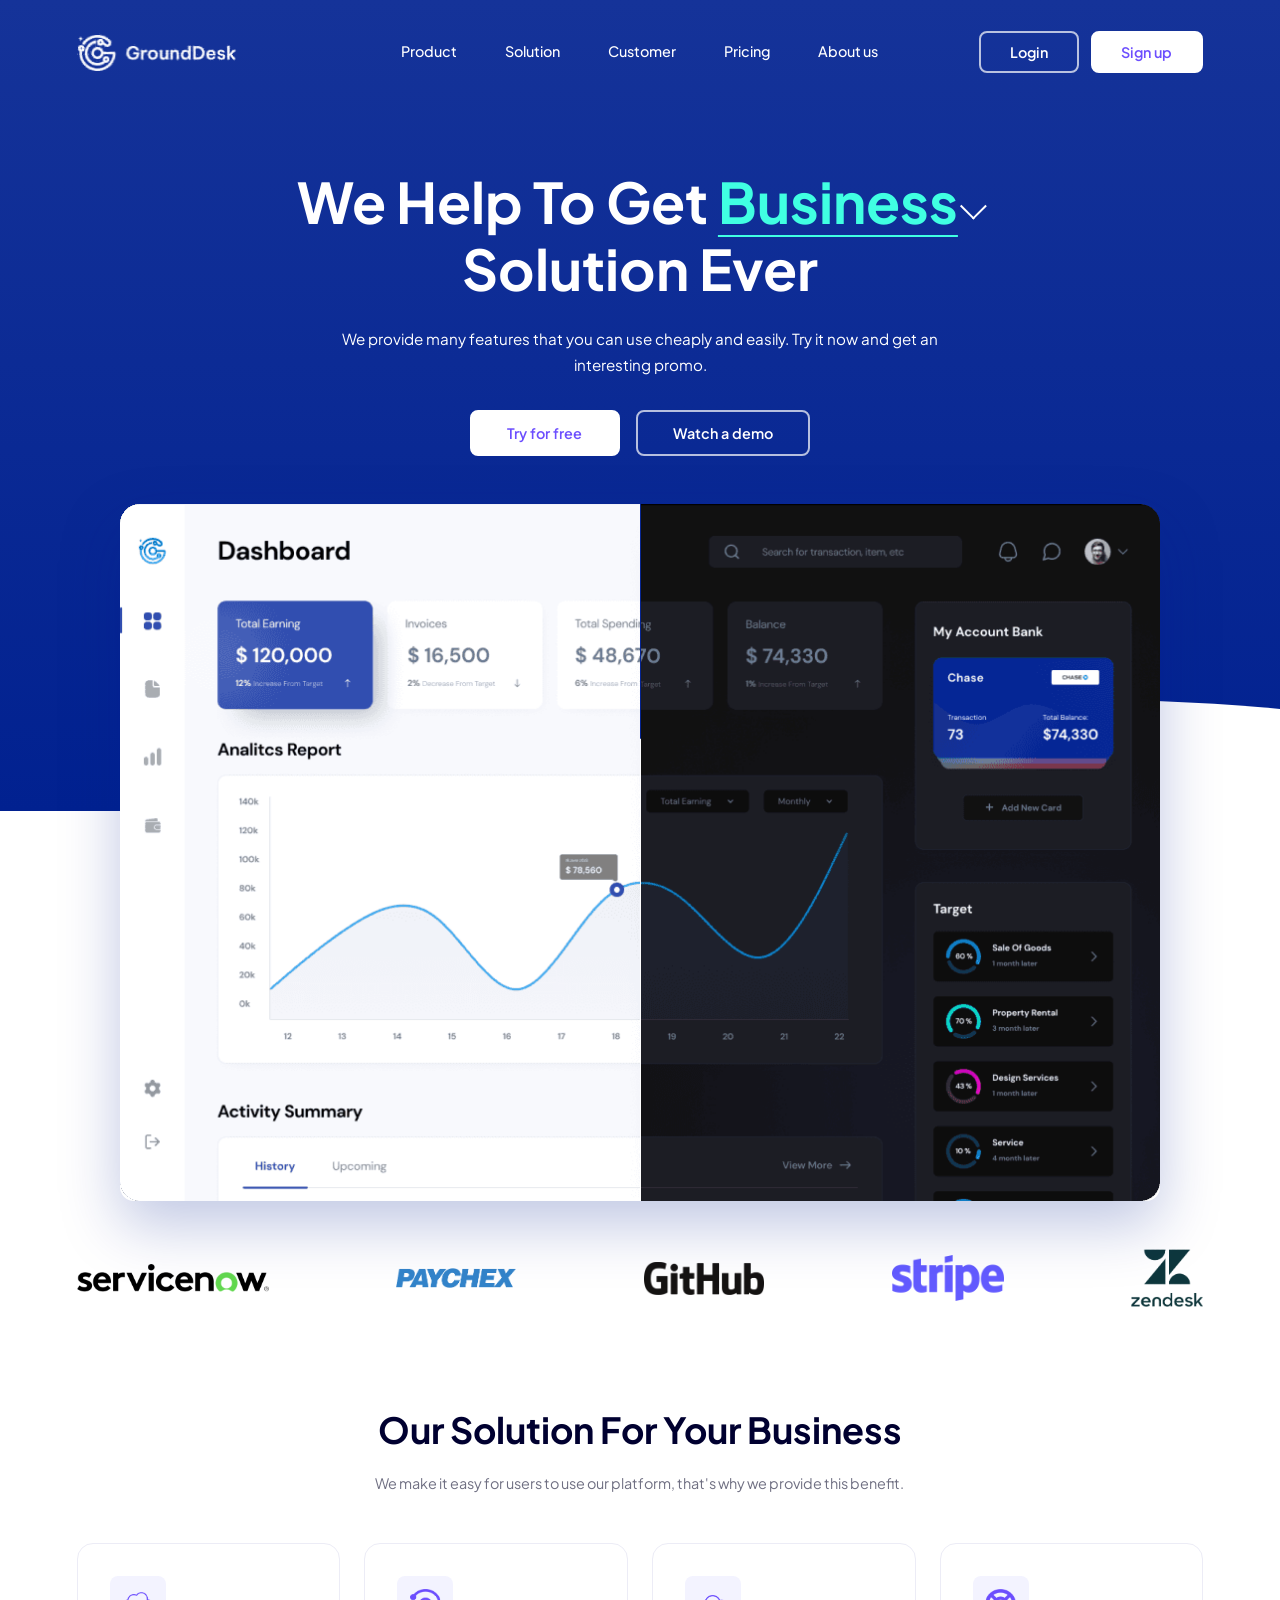
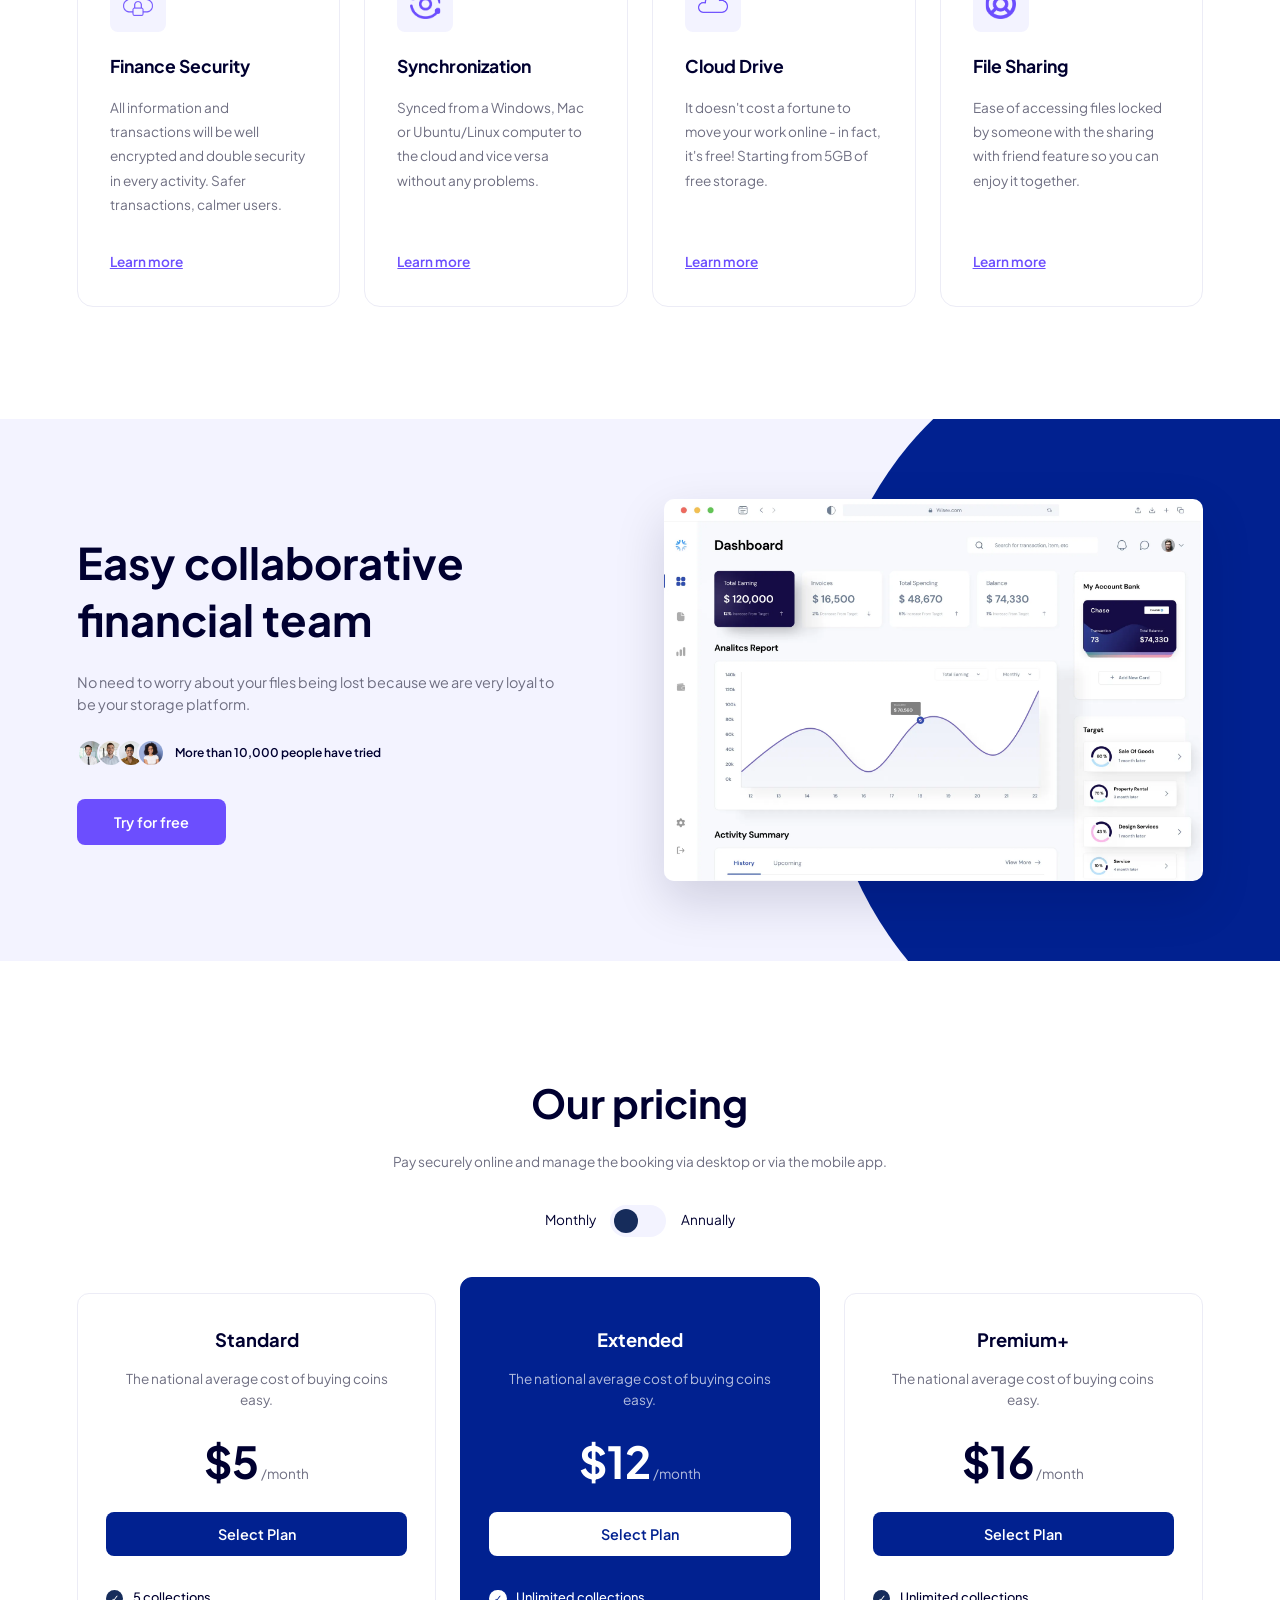
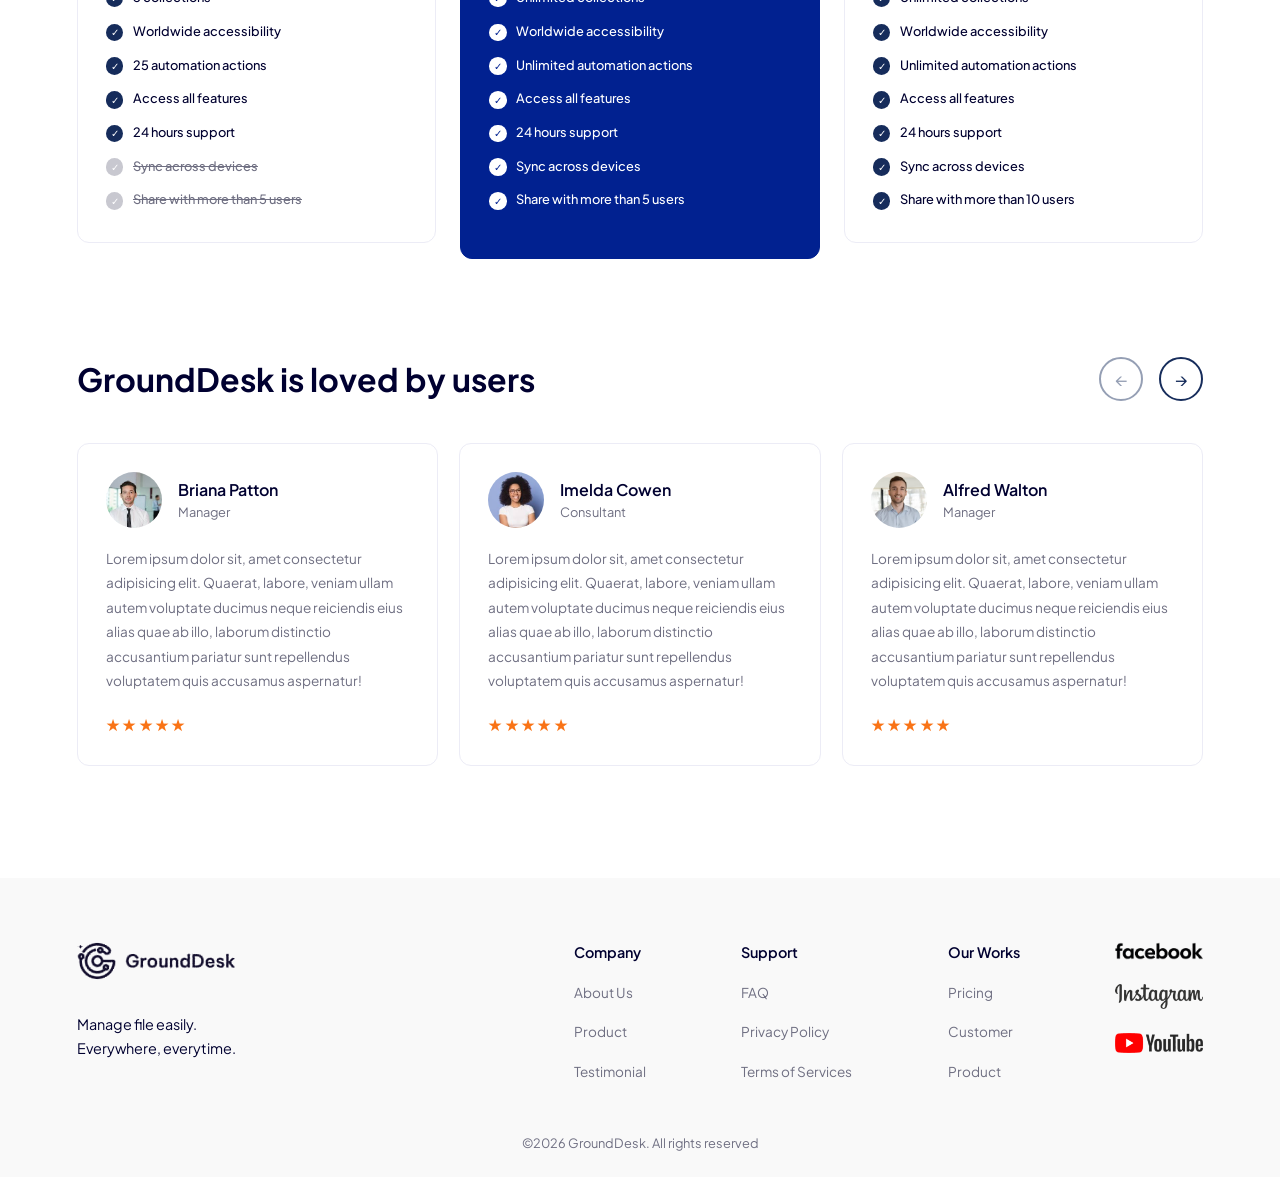
<file: GroundDesk/index.html>
<!DOCTYPE html>
<html lang="en">
<head>
    <meta charset="UTF-8">
    <meta name="viewport" content="width=device-width, initial-scale=1.0">
    <title>GroundDesk</title>
    <link rel="preconnect" href="https://fonts.googleapis.com">
    <link rel="preconnect" href="https://fonts.gstatic.com" crossorigin>
    <link href="https://fonts.googleapis.com/css2?family=Plus+Jakarta+Sans:wght@400;500;600;700&display=swap" rel="stylesheet">
    <link rel="stylesheet" href="./styles/index.css">
</head>
<body>

    <header id="header">
        <nav aria-label="Main" class="header-navbar">
            <a href="#header">
                <img src="./assets/grounddesk-white-1.png" alt="GroundDesk" class="logo">
            </a>

            <button
                aria-label="Open menu"
                aria-expanded="false"
                aria-controls="nav-menu"
                type="button"
                class="menu-toggle"
            >
                <span></span>
                <span></span>
                <span></span>
            </button>

            <div id="nav-menu">
                <ul class="nav-links">
                    <li><a href="#">Product</a></li>
                    <li><a href="#">Solution</a></li>
                    <li><a href="#">Customer</a></li>
                    <li><a href="#pricing">Pricing</a></li>
                    <li><a href="#">About us</a></li>
                </ul>

                <div class="logins">
                    <button type="button" class="btn btn-outline">Login</button>
                    <button type="button" class="btn btn-light">Sign up</button>
                </div>
            </div>
        </nav>
    </header>

    <main>
        <section class="hero-section">
            <div class="hero-blue">
                <div class="hero-title">
                    <h1>We Help To Get <span class="business">Business</span> Solution Ever</h1>
                    <p>We provide many features that you can use cheaply and easily. Try it now and get an interesting promo.</p>

                    <div class="hero-buttons">
                        <button type="button" class="btn btn-light">Try for free</button>
                        <button type="button" class="btn btn-outline">Watch a demo</button>
                    </div>
                </div>
            </div>

            <div class="container">
                <img class="hero-image" src="./assets/dashboard-split-trimmed.png" alt="GroundDesk dashboard shown in light and dark mode">

                <div class="brands">
                    <img src="./assets/servicenow-1.png" alt="ServiceNow" class="brand-servicenow">
                    <img src="./assets/paychex-1.png" alt="Paychex" class="brand-paychex">
                    <img src="./assets/github-1.png" alt="GitHub" class="brand-github">
                    <img src="./assets/stripe-1.png" alt="Stripe" class="brand-stripe">
                    <img src="./assets/zendesk-1.png" alt="Zendesk" class="brand-zendesk">
                </div>
            </div>
        </section>

        <section class="solution-section container">
            <div class="solution-title">
                <h2>Our Solution For Your Business</h2>
                <p>We make it easy for users to use our platform, that's why we provide this benefit.</p>
            </div>

            <div class="solution-grid">
                <div class="solution-slides">
                    <img src="./assets/cloud-lock-1.png" alt="">
                    <div>
                        <h3>Finance Security</h3>
                        <p>All information and transactions will be well encrypted and double security in every activity. Safer transactions, calmer users.</p>
                    </div>
                    <a href="#" class="learn">Learn more</a>
                </div>
                <div class="solution-slides">
                    <img src="./assets/orbit-1.png" alt="">
                    <div>
                        <h3>Synchronization</h3>
                        <p>Synced from a Windows, Mac or Ubuntu/Linux computer to the cloud and vice versa without any problems.</p>
                    </div>
                    <a href="#" class="learn">Learn more</a>
                </div>
                <div class="solution-slides">
                    <img src="./assets/cloud-outline-1.png" alt="">
                    <div>
                        <h3>Cloud Drive</h3>
                        <p>It doesn't cost a fortune to move your work online - in fact, it's free! Starting from 5GB of free storage.</p>
                    </div>
                    <a href="#" class="learn">Learn more</a>
                </div>
                <div class="solution-slides">
                    <img src="./assets/ring-1.png" alt="">
                    <div>
                        <h3>File Sharing</h3>
                        <p>Ease of accessing files locked by someone with the sharing with friend feature so you can enjoy it together.</p>
                    </div>
                    <a href="#" class="learn">Learn more</a>
                </div>
            </div>
        </section>

        <section class="collab-section">
            <div class="container collab-inner">
                <div class="collab-text">
                    <div class="collab">
                        <h2>Easy collaborative financial team</h2>
                        <p>No need to worry about your files being lost because we are very loyal to be your storage platform.</p>
                    </div>
                    <div class="trusted-profile">
                        <div class="profiles">
                            <img src="./assets/images2.jpeg" alt="">
                            <img src="./assets/images1.jpeg" alt="">
                            <img src="./assets/images4.jpeg" alt="">
                            <img src="./assets/images5.jpeg" alt="">
                        </div>

                        <p>More than 10,000 people have tried</p>
                    </div>

                    <button type="button" class="btn btn-primary">Try for free</button>
                </div>

                <img class="collab-image" src="./assets/dashboard-light.png" alt="GroundDesk dashboard in light mode">
            </div>
        </section>

        <section class="plans-section container" id="pricing">
            <div class="price-intro">
                <h2>Our pricing</h2>
                <p>Pay securely online and manage the booking via desktop or via the mobile app.</p>

                <div class="billing">
                    <span>Monthly</span>
                    <button type="button" class="toggle js-billing-toggle" role="switch" aria-checked="false" aria-label="Bill annually">
                        <span class="toggled"></span>
                    </button>
                    <span>Annually</span>
                </div>
            </div>

            <div class="price-tags js-price-tags"></div>
        </section>

        <section class="testimonial-section container" id="testimonial">
            <div class="testimonial-title-buttons">
                <h2>GroundDesk is loved by users</h2>
                <div class="arrow-buttons">
                    <button type="button" aria-label="Previous" disabled>&larr;</button>
                    <button type="button" aria-label="Next">&rarr;</button>
                </div>
            </div>

            <div class="testimonial-grid">
                <div class="testimonial-container">
                    <div class="testimonial-profile">
                        <img src="./assets/images2.jpeg" alt="">
                        <div class="testimonial-profile-data">
                            <p class="testimonial-name">Briana Patton</p>
                            <p class="testimonial-position">Manager</p>
                        </div>
                    </div>
                    <p class="testimonial-description">Lorem ipsum dolor sit, amet consectetur adipisicing elit. Quaerat, labore, veniam ullam autem voluptate ducimus neque reiciendis eius alias quae ab illo, laborum distinctio accusantium pariatur sunt repellendus voluptatem quis accusamus aspernatur!</p>
                    <p class="stars" role="img" aria-label="5 out of 5 stars">★★★★★</p>
                </div>

                <div class="testimonial-container">
                    <div class="testimonial-profile">
                        <img src="./assets/images5.jpeg" alt="">
                        <div class="testimonial-profile-data">
                            <p class="testimonial-name">Imelda Cowen</p>
                            <p class="testimonial-position">Consultant</p>
                        </div>
                    </div>
                    <p class="testimonial-description">Lorem ipsum dolor sit, amet consectetur adipisicing elit. Quaerat, labore, veniam ullam autem voluptate ducimus neque reiciendis eius alias quae ab illo, laborum distinctio accusantium pariatur sunt repellendus voluptatem quis accusamus aspernatur!</p>
                    <p class="stars" role="img" aria-label="5 out of 5 stars">★★★★★</p>
                </div>

                <div class="testimonial-container">
                    <div class="testimonial-profile">
                        <img src="./assets/images1.jpeg" alt="">
                        <div class="testimonial-profile-data">
                            <p class="testimonial-name">Alfred Walton</p>
                            <p class="testimonial-position">Manager</p>
                        </div>
                    </div>
                    <p class="testimonial-description">Lorem ipsum dolor sit, amet consectetur adipisicing elit. Quaerat, labore, veniam ullam autem voluptate ducimus neque reiciendis eius alias quae ab illo, laborum distinctio accusantium pariatur sunt repellendus voluptatem quis accusamus aspernatur!</p>
                    <p class="stars" role="img" aria-label="5 out of 5 stars">★★★★★</p>
                </div>
            </div>
        </section>
    </main>

    <footer>
        <div class="footer-section container">
            <div class="footer-brand">
                <img src="./assets/grounddesk-dark-1.png" alt="GroundDesk">
                <div>
                    <p>Manage file easily.</p>
                    <p>Everywhere, everytime.</p>
                </div>
            </div>
            <div class="others-navs">
                <div class="other-nav-title">
                    <p>Company</p>
                    <ul>
                        <li><a href="#">About Us</a></li>
                        <li><a href="#">Product</a></li>
                        <li><a href="#testimonial">Testimonial</a></li>
                    </ul>
                </div>

                <div class="other-nav-title">
                    <p>Support</p>
                    <ul>
                        <li><a href="#">FAQ</a></li>
                        <li><a href="#">Privacy Policy</a></li>
                        <li><a href="#">Terms of Services</a></li>
                    </ul>
                </div>

                <div class="other-nav-title">
                    <p>Our Works</p>
                    <ul>
                        <li><a href="#pricing">Pricing</a></li>
                        <li><a href="#">Customer</a></li>
                        <li><a href="#">Product</a></li>
                    </ul>
                </div>

                <div class="socials-div">
                    <a href="#">
                        <img src="./assets/facebook-1.png" alt="Facebook" class="social-icons">
                    </a>
                    <a href="#">
                        <img src="./assets/instagram-1.png" alt="Instagram" class="social-icons">
                    </a>
                    <a href="#">
                        <img src="./assets/youtube-1.png" alt="YouTube" class="social-icons">
                    </a>
                </div>
            </div>
        </div>
        <p class="copyright">&copy;2026 GroundDesk. All rights reserved</p>
    </footer>

    <script src="./scripts/index.js" defer></script>
    <script src="./scripts/price.js" defer></script>
</body>
</html>
</file>
<file: GroundDesk/styles/index.css>
:root {
    --content-width: min(88%, 1200px);
    --radius: 8px;

    --blue: #012190;
    --indigo: #6c4efe;
    --navy: #162c5b;
    --ink: #000030;
    --muted: #6f6f82;
    --lavender: #f3f3ff;
    --border: #ececf6;
    --star: #f97316;

    --header-height: 6.5rem;
    --overlap: clamp(7rem, 24vw, 20rem);
}

* {
    padding: 0;
    margin: 0;
    box-sizing: border-box;
}

@media (prefers-reduced-motion: no-preference) {
    html {
        scroll-behavior: smooth;
    }
}

body {
    font-family: "Plus Jakarta Sans", Arial, Helvetica, sans-serif;
    line-height: 1.5;
    color: var(--ink);
}

:focus-visible {
    outline: 2px solid var(--indigo);
    outline-offset: 2px;
}

img {
    display: block;
    max-width: 100%;
}

a {
    text-decoration: none;
    color: inherit;
}

button {
    font-family: inherit;
    cursor: pointer;
}

/* Full-width sections get a background; .container keeps the content centred */
.container {
    width: var(--content-width);
    margin-inline: auto;
}

/* ---------- Buttons ---------- */
.btn {
    padding: 0.75rem 2.2rem;
    border-radius: var(--radius);
    border: 2px solid transparent;
    font-size: 0.9rem;
    font-weight: 600;
    transition: opacity 0.2s;
}

.btn:hover {
    opacity: 0.88;
}

.btn-light {
    background-color: white;
    color: var(--indigo);
    border-color: white;
}

.btn-outline {
    background-color: transparent;
    color: white;
    border-color: rgba(255, 255, 255, 0.7);
}

.btn-primary {
    background-color: var(--indigo);
    color: white;
}

.btn-blue {
    background-color: var(--blue);
    color: white;
}

/* ---------- Header ---------- */
header {
    position: absolute;
    inset: 0 0 auto 0;
    z-index: 10;
}

header :focus-visible {
    outline-color: white;
}

.header-navbar {
    display: grid;
    grid-template-columns: 1fr auto 1fr;
    align-items: center;
    width: var(--content-width);
    margin-inline: auto;
    color: white;
    height: var(--header-height);
}

.logo {
    width: 160px;
}

.menu-toggle {
    display: none;
}

/* On desktop the wrapper doesn't create a box: its children sit directly in the nav grid */
#nav-menu {
    display: contents;
}

.nav-links {
    display: flex;
    list-style-type: none;
    gap: 3rem;
    font-size: 0.9rem;
    font-weight: 500;
}

.nav-links a:hover {
    opacity: 0.8;
}

.logins {
    display: flex;
    justify-content: flex-end;
    gap: 0.75rem;
}

.logins .btn {
    padding: 0.6rem 1.8rem;
}

/* ---------- Hero ---------- */
.hero-blue {
    position: relative;
    overflow: hidden;
    background: linear-gradient(180deg, #153399 0%, #012190 100%);
    color: white;
    padding-top: calc(var(--header-height) + 4rem);
    padding-bottom: calc(var(--overlap) + 3rem);
}

/* White ellipse that makes the sweeping curve on the right */
.hero-blue::after {
    content: "";
    position: absolute;
    bottom: -7rem;
    right: -25%;
    width: 85%;
    height: 14rem;
    border-radius: 50%;
    background: white;
}

.hero-title {
    position: relative;
    z-index: 1;
    text-align: center;
    max-width: 46rem;
    margin-inline: auto;
    padding-inline: 1rem;
}

.hero-title h1 {
    line-height: 1.2;
    font-size: clamp(2.25rem, 5vw, 3.5rem);
    margin-bottom: 1.5rem;
}

.business {
    color: #40ffe2;
    text-decoration: underline;
    text-decoration-thickness: 2px;
    text-underline-offset: 0.2em;
}

.business::after {
    content: "";
    display: inline-block;
    width: 0.3em;
    height: 0.3em;
    margin-left: 0.4rem;
    border-right: 2px solid white;
    border-bottom: 2px solid white;
    transform: translateY(-0.15em) rotate(45deg);
}

.hero-title p {
    font-size: 0.95rem;
    max-width: 38rem;
    margin-inline: auto;
    line-height: 1.7;
}

.hero-buttons {
    display: flex;
    justify-content: center;
    flex-wrap: wrap;
    gap: 1rem;
    margin-top: 2rem;
}

.hero-image {
    position: relative;
    z-index: 2;
    width: min(100%, 1040px);
    margin-inline: auto;
    margin-top: calc(-1 * var(--overlap));
    border-radius: 14px;
    box-shadow: 0 24px 60px rgba(1, 33, 144, 0.25);
}

.brands {
    display: flex;
    justify-content: space-between;
    align-items: center;
    flex-wrap: wrap;
    gap: 2rem 3rem;
    margin-block: 3rem 6rem;
}

.brands img {
    height: auto;
}

.brand-servicenow { width: 12rem; }
.brand-paychex { width: 7.5rem; }
.brand-github { width: 7.5rem; }
.brand-stripe { width: 7rem; }
.brand-zendesk { width: 4.5rem; }

/* ---------- Solution ---------- */
.solution-title {
    text-align: center;
    margin-bottom: 3rem;
}

.solution-title h2 {
    font-size: clamp(1.75rem, 3vw, 2.25rem);
    margin-bottom: 1rem;
}

.solution-title p {
    font-size: 0.9rem;
    color: var(--muted);
}

.solution-grid {
    display: grid;
    grid-template-columns: repeat(auto-fit, minmax(240px, 1fr));
    gap: 1.5rem;
}

.solution-slides {
    display: flex;
    flex-direction: column;
    background-color: white;
    border: 1px solid var(--border);
    border-radius: 16px;
    padding: 2rem;
    line-height: 1.8;
}

.solution-slides img {
    background-color: var(--lavender);
    border-radius: var(--radius);
    padding: 0.8rem;
    width: 3.5rem;
    height: 3.5rem;
    object-fit: contain;
    margin-bottom: 1.2rem;
}

.solution-slides h3 {
    font-size: 1.1rem;
    margin-bottom: 0.8rem;
}

.solution-slides p {
    font-size: 0.85rem;
    color: var(--muted);
    margin-bottom: 2rem;
}

.learn {
    font-size: 0.85rem;
    font-weight: 600;
    color: var(--indigo);
    text-decoration: underline;
    margin-top: auto;
    align-self: flex-start;
}

/* ---------- Collaboration ---------- */
.collab-section {
    position: relative;
    overflow: hidden;
    background-color: var(--lavender);
    margin-block: 7rem;
    padding-block: 5rem;
}

/* Big blue circle behind the right side of the image */
.collab-section::before {
    content: "";
    position: absolute;
    top: -15%;
    right: -12%;
    width: 48%;
    height: 135%;
    border-radius: 50%;
    background-color: var(--blue);
}

.collab-inner {
    position: relative;
    display: grid;
    grid-template-columns: repeat(2, 1fr);
    align-items: center;
    gap: 3rem;
}

.collab-text {
    display: flex;
    flex-direction: column;
    align-items: flex-start;
    justify-content: center;
}

.collab h2 {
    font-size: clamp(2rem, 3.4vw, 2.75rem);
    line-height: 1.3;
    max-width: 20ch;
}

.collab p {
    font-size: 0.9rem;
    color: var(--muted);
    max-width: 45ch;
    margin-block: 1.5rem;
}

.trusted-profile {
    display: flex;
    align-items: center;
    gap: 10px;
    margin-bottom: 2rem;
}

.profiles {
    display: flex;
}

.profiles img {
    width: 28px;
    height: 28px;
    border-radius: 50%;
    object-fit: cover;
    border: 2px solid var(--lavender);
}

.profiles img + img {
    margin-left: -8px;
}

.trusted-profile p {
    font-size: 0.75rem;
    font-weight: 600;
    color: var(--ink);
}

.collab-image {
    width: 100%;
    border-radius: 10px;
    box-shadow: 0 20px 50px rgba(0, 0, 48, 0.15);
}

/* ---------- Pricing ---------- */
.price-intro {
    display: flex;
    flex-direction: column;
    align-items: center;
    text-align: center;
}

.price-intro h2 {
    font-size: clamp(2rem, 3.4vw, 2.5rem);
}

.price-intro p {
    margin-block: 1.2rem 2rem;
    font-size: 0.85rem;
    color: var(--muted);
}

.billing {
    display: flex;
    align-items: center;
    gap: 0.9rem;
    font-size: 0.85rem;
}

.toggle {
    display: flex;
    width: 3.5rem;
    height: 2rem;
    padding: 4px;
    background-color: var(--lavender);
    border: none;
    border-radius: 999px;
}

.toggle[aria-checked="true"] {
    justify-content: flex-end;
}

.toggled {
    width: 1.5rem;
    aspect-ratio: 1;
    background-color: var(--navy);
    border-radius: 50%;
}

.price-tags {
    display: grid;
    grid-template-columns: repeat(3, 1fr);
    align-items: center;
    gap: 1.5rem;
    margin-block: 2.5rem 6rem;
}

.price-tag-box {
    background-color: white;
    border: 1px solid var(--border);
    border-radius: 12px;
    padding: 2rem 1.75rem;
}

.price-offer {
    text-align: center;
}

.price-title {
    font-size: 1.15rem;
    font-weight: 700;
    margin-bottom: 1rem;
}

.national {
    font-size: 0.85rem;
    color: var(--muted);
    max-width: 28ch;
    margin-inline: auto;
}

.price {
    font-size: 2.75rem;
    font-weight: 700;
    line-height: 1;
    margin-block: 1.8rem;
}

.month {
    font-size: 0.85rem;
    font-weight: 400;
    color: var(--muted);
    margin-left: 2px;
}

.select-button {
    width: 100%;
    margin-bottom: 2rem;
    padding-block: 0.7rem;
}

.features {
    display: flex;
    flex-direction: column;
    row-gap: 0.9rem;
    list-style-type: none;
}

.features li {
    font-size: 0.8rem;
    font-weight: 500;
}

.features li::before {
    content: "✓";
    display: inline-grid;
    place-items: center;
    width: 1.1rem;
    aspect-ratio: 1;
    margin-right: 0.6rem;
    border-radius: 50%;
    background-color: var(--navy);
    color: white;
    font-size: 0.6rem;
    vertical-align: middle;
}

.features .unavailable {
    text-decoration: line-through;
    color: var(--muted);
}

.features .unavailable::before {
    background-color: #c8c8d0;
}

/* Middle card: blue and taller than its neighbours */
.featured {
    background-color: var(--blue);
    border-color: var(--blue);
    color: white;
    padding-block: 3rem;
}

.featured .national,
.featured .month {
    color: rgba(255, 255, 255, 0.7);
}

.featured .btn-light {
    color: var(--blue);
}

.featured .features li::before {
    background-color: white;
    color: var(--blue);
}

/* ---------- Testimonials ---------- */
.testimonial-title-buttons {
    display: flex;
    align-items: center;
    justify-content: space-between;
    gap: 1rem;
    margin-bottom: 2.5rem;
}

.testimonial-title-buttons h2 {
    font-size: clamp(1.5rem, 2.6vw, 2rem);
}

.arrow-buttons {
    display: flex;
    gap: 1rem;
}

.arrow-buttons button {
    display: grid;
    place-items: center;
    width: 2.75rem;
    aspect-ratio: 1;
    font-size: 1.1rem;
    color: var(--navy);
    border: 2px solid var(--navy);
    background-color: white;
    border-radius: 50%;
}

.arrow-buttons button:disabled {
    opacity: 0.45;
    cursor: default;
}

.testimonial-grid {
    display: grid;
    grid-template-columns: repeat(3, 1fr);
    gap: 1.3rem;
}

.testimonial-container {
    display: flex;
    flex-direction: column;
    padding: 1.75rem;
    background-color: white;
    border: 1px solid var(--border);
    border-radius: 12px;
    gap: 1.2rem;
}

.testimonial-profile {
    display: flex;
    align-items: center;
    gap: 1rem;
}

.testimonial-profile img {
    width: 56px;
    height: 56px;
    object-fit: cover;
    border-radius: 50%;
}

.testimonial-profile-data {
    line-height: 1.6;
}

.testimonial-name {
    font-weight: 600;
    font-size: 1rem;
}

.testimonial-position {
    color: var(--muted);
    font-size: 0.8rem;
}

.testimonial-description {
    line-height: 1.8;
    font-size: 0.85rem;
    color: var(--muted);
}

.stars {
    margin-top: auto;
    color: var(--star);
    letter-spacing: 0.15em;
}

/* ---------- Footer ---------- */
footer {
    background-color: #f9f9f9;
    margin-top: 7rem;
}

.footer-section {
    display: grid;
    grid-template-columns: 1fr 1.4fr;
    gap: 3rem;
    padding-top: 4rem;
}

.footer-brand {
    display: flex;
    flex-direction: column;
    align-items: flex-start;
    row-gap: 2rem;
}

.footer-brand div {
    font-size: 0.9rem;
    line-height: 1.7;
}

.others-navs {
    display: flex;
    justify-content: space-between;
    flex-wrap: wrap;
    gap: 2rem;
}

.other-nav-title p {
    font-size: 0.9rem;
    font-weight: 600;
    margin-bottom: 1.2rem;
}

.other-nav-title ul {
    list-style-type: none;
}

.other-nav-title li {
    font-size: 0.85rem;
    margin-bottom: 1.2rem;
    color: var(--muted);
}

.other-nav-title a:hover {
    color: var(--ink);
}

.socials-div {
    display: flex;
    flex-direction: column;
    row-gap: 1.5rem;
}

.social-icons {
    width: 5.5rem;
}

.copyright {
    text-align: center;
    padding-block: 2rem 1.5rem;
    color: var(--muted);
    font-size: 0.8rem;
}

/* ---------- Tablet ---------- */
@media (max-width: 900px) {
    .header-navbar {
        grid-template-columns: 1fr auto;
    }

    .menu-toggle {
        display: flex;
        flex-direction: column;
        justify-content: center;
        gap: 5px;
        width: 2.75rem;
        height: 2.75rem;
        padding: 0 0.6rem;
        background: transparent;
        border: 2px solid rgba(255, 255, 255, 0.7);
        border-radius: var(--radius);
    }

    .menu-toggle span {
        display: block;
        height: 2px;
        background-color: white;
        border-radius: 2px;
        transition: transform 0.2s, opacity 0.2s;
    }

    /* The menu becomes a dropdown panel under the header */
    #nav-menu {
        display: none;
        position: absolute;
        top: 100%;
        left: 0;
        right: 0;
        flex-direction: column;
        gap: 1.5rem;
        padding: 1.5rem 6%;
        background-color: var(--blue);
        box-shadow: 0 20px 40px rgba(0, 0, 0, 0.25);
    }

    .is-open#nav-menu {
        display: flex;
    }

    .nav-links {
        flex-direction: column;
        gap: 1.1rem;
        font-size: 1rem;
    }

    .logins {
        justify-content: flex-start;
    }

    /* Hamburger turns into an X */
    .menu-toggle[aria-expanded='true'] span:nth-child(1) {
        transform: translateY(7px) rotate(45deg);
    }

    .menu-toggle[aria-expanded='true'] span:nth-child(2) {
        opacity: 0;
    }

    .menu-toggle[aria-expanded='true'] span:nth-child(3) {
        transform: translateY(-7px) rotate(-45deg);
    }

    .collab-section::before {
        width: 70%;
        height: 60%;
        top: auto;
        bottom: -15%;
    }

    .collab-inner {
        grid-template-columns: 1fr;
    }

    .price-tags {
        grid-template-columns: 1fr;
        max-width: 26rem;
        margin-inline: auto;
    }

    .testimonial-grid {
        grid-template-columns: 1fr;
    }

    .footer-section {
        grid-template-columns: 1fr;
    }
}

/* ---------- Phone ---------- */
@media (max-width: 600px) {
    :root {
        --content-width: 90%;
    }

    .hero-title p {
        font-size: 0.9rem;
    }

    .brands {
        justify-content: center;
        gap: 1.5rem 2rem;
        margin-bottom: 4rem;
    }

    .brand-servicenow { width: 9rem; }
    .brand-paychex,
    .brand-github,
    .brand-stripe { width: 6rem; }
    .brand-zendesk { width: 3.5rem; }

    .collab-section {
        margin-block: 4rem;
        padding-block: 3rem;
    }

    .testimonial-title-buttons {
        flex-direction: column;
        align-items: flex-start;
    }

    .others-navs {
        flex-direction: column;
    }
}
</file>
